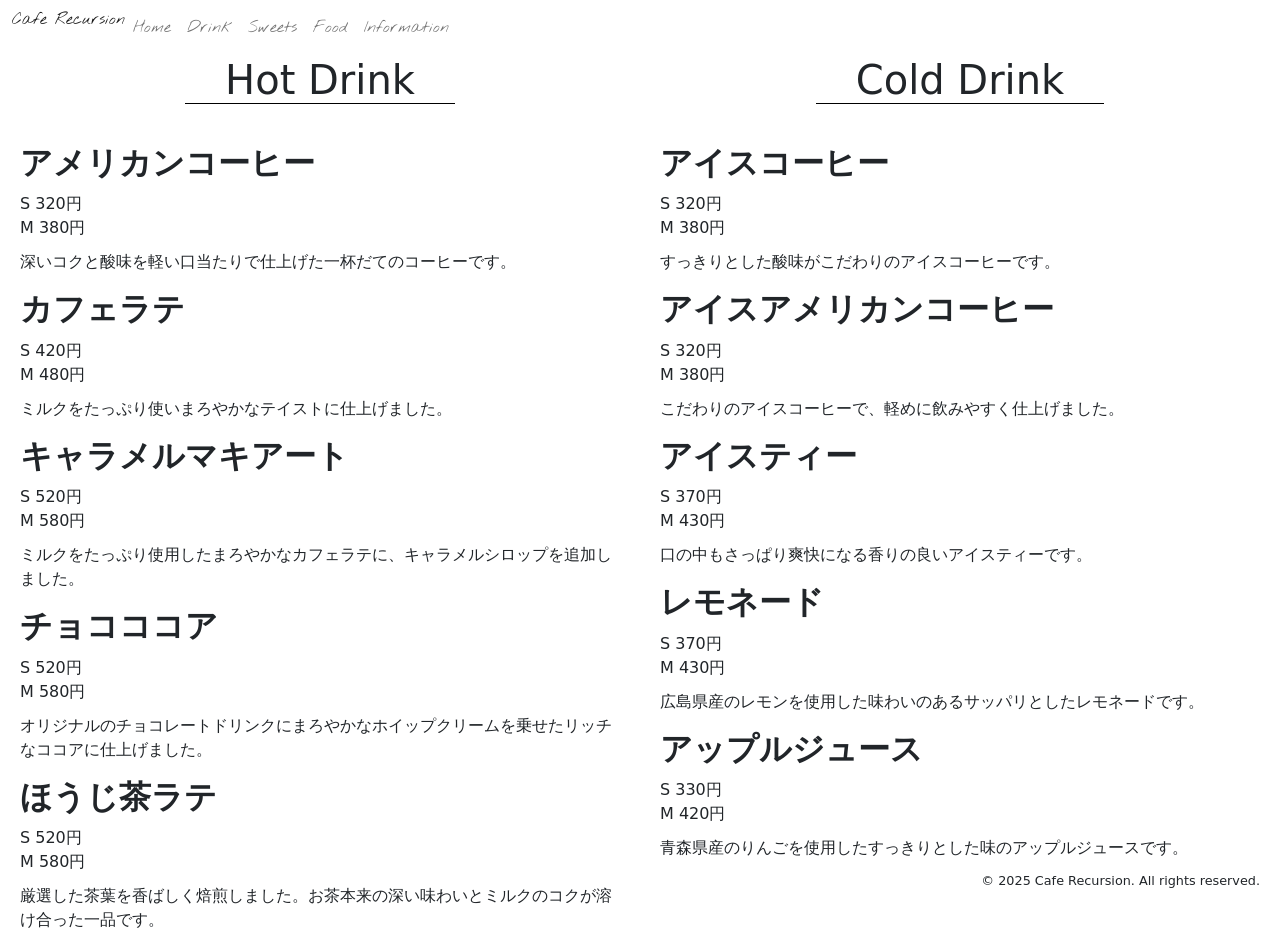
<file: drink.html>
<!DOCTYPE html>
<html lang="ja">
  <head>
    <meta charset="UTF-8" />
    <meta name="viewport" content="width=device-width, initial-scale=1.0" />
    <title>ドリンクメニュー | Cafe Recursion</title>

    <!-- Bootstrap -->
    <link
      href="https://cdn.jsdelivr.net/npm/bootstrap@5.0.2/dist/css/bootstrap.min.css"
      rel="stylesheet"
      integrity="sha384-EVSTQN3/azprG1Anm3QDgpJLIm9Nao0Yz1ztcQTwFspd3yD65VohhpuuCOmLASjC"
      crossorigin="anonymous"
    />

    <!-- CSS -->
    <link rel="stylesheet" href="style.css" />
    <link rel="stylesheet" href="drinkStyle.css" />

    <!-- Google Fonts -->
    <link rel="preconnect" href="https://fonts.googleapis.com" />
    <link rel="preconnect" href="https://fonts.gstatic.com" crossorigin />
    <link
      href="https://fonts.googleapis.com/css2?family=Nothing+You+Could+Do&display=swap"
      rel="stylesheet"
    />
  </head>
  <body>
    <header class="nothing-you-could-do">
      <nav class="nav-bar">
        <a class="navbar-brand" href="#">Cafe Recursion</a>
        <ul class="nav-list">
          <li class="nav-item">
            <a class="nav-link" href="index.html">Home</a>
          </li>
          <li class="nav-item">
            <a class="nav-link" href="drink.html">Drink</a>
          </li>
          <li class="nav-item"><a class="nav-link" href="#">Sweets</a></li>
          <li class="nav-item"><a class="nav-link" href="#">Food</a></li>
          <li class="nav-item"><a class="nav-link" href="#">Information</a></li>
        </ul>
      </nav>
    </header>

    <main class="drink-menu">
      <section class="hot-drink-section drink-section">
        <h1 class="hot-drink-title drink-title"><span>Hot Drink</span></h1>
        <div class="hot-drink-menu">
          <article class="drink-item">
            <h2 class="drink-name">アメリカンコーヒー</h2>
            <div class="drink-price">
              <div>S 320円</div>
              <div>M 380円</div>
            </div>
            <p>
              深いコクと酸味を軽い口当たりで仕上げた一杯だてのコーヒーです。
            </p>
          </article>
          <article class="drink-item">
            <h2 class="drink-name">カフェラテ</h2>
            <div class="drink-price">
              <div>S 420円</div>
              <div>M 480円</div>
            </div>
            <p>ミルクをたっぷり使いまろやかなテイストに仕上げました。</p>
          </article>
          <article class="drink-item">
            <h2 class="drink-name">キャラメルマキアート</h2>
            <div class="drink-price">
              <div>S 520円</div>
              <div>M 580円</div>
            </div>
            <p>
              ミルクをたっぷり使用したまろやかなカフェラテに、キャラメルシロップを追加しました。
            </p>
          </article>
          <article class="drink-item">
            <h2 class="drink-name">チョコココア</h2>
            <div class="drink-price">
              <div>S 520円</div>
              <div>M 580円</div>
            </div>
            <p>
              オリジナルのチョコレートドリンクにまろやかなホイップクリームを乗せたリッチなココアに仕上げました。
            </p>
          </article>
          <article class="drink-item">
            <h2 class="drink-name">ほうじ茶ラテ</h2>
            <div class="drink-price">
              <div>S 520円</div>
              <div>M 580円</div>
            </div>
            <p>
              厳選した茶葉を香ばしく焙煎しました。お茶本来の深い味わいとミルクのコクが溶け合った一品です。
            </p>
          </article>
        </div>
      </section>

      <section class="cold-drink-section drink-section">
        <h1 class="cold-drink-title drink-title"><span>Cold Drink</span></h1>
        <div class="cold-drink-menu">
          <article class="drink-item">
            <h2 class="drink-name">アイスコーヒー</h2>
            <div class="drink-price">
              <div>S 320円</div>
              <div>M 380円</div>
            </div>
            <p>すっきりとした酸味がこだわりのアイスコーヒーです。</p>
          </article>
          <article class="drink-item">
            <h2 class="drink-name">アイスアメリカンコーヒー</h2>
            <div class="drink-price">
              <div>S 320円</div>
              <div>M 380円</div>
            </div>
            <p>こだわりのアイスコーヒーで、軽めに飲みやすく仕上げました。</p>
          </article>
          <article class="drink-item">
            <h2 class="drink-name">アイスティー</h2>
            <div class="drink-price">
              <div>S 370円</div>
              <div>M 430円</div>
            </div>
            <p>口の中もさっぱり爽快になる香りの良いアイスティーです。</p>
          </article>
          <article class="drink-item">
            <h2 class="drink-name">レモネード</h2>
            <div class="drink-price">
              <div>S 370円</div>
              <div>M 430円</div>
            </div>
            <p>
              広島県産のレモンを使用した味わいのあるサッパリとしたレモネードです。
            </p>
          </article>
          <article class="drink-item">
            <h2 class="drink-name">アップルジュース</h2>
            <div class="drink-price">
              <div>S 330円</div>
              <div>M 420円</div>
            </div>
            <p>
              青森県産のりんごを使用したすっきりとした味のアップルジュースです。
            </p>
          </article>
        </div>
      </section>
    </main>
    <footer>
      <div class="copy-right">©︎ 2025 Cafe Recursion. All rights reserved.</div>
    </footer>
  </body>
</html>
</file>
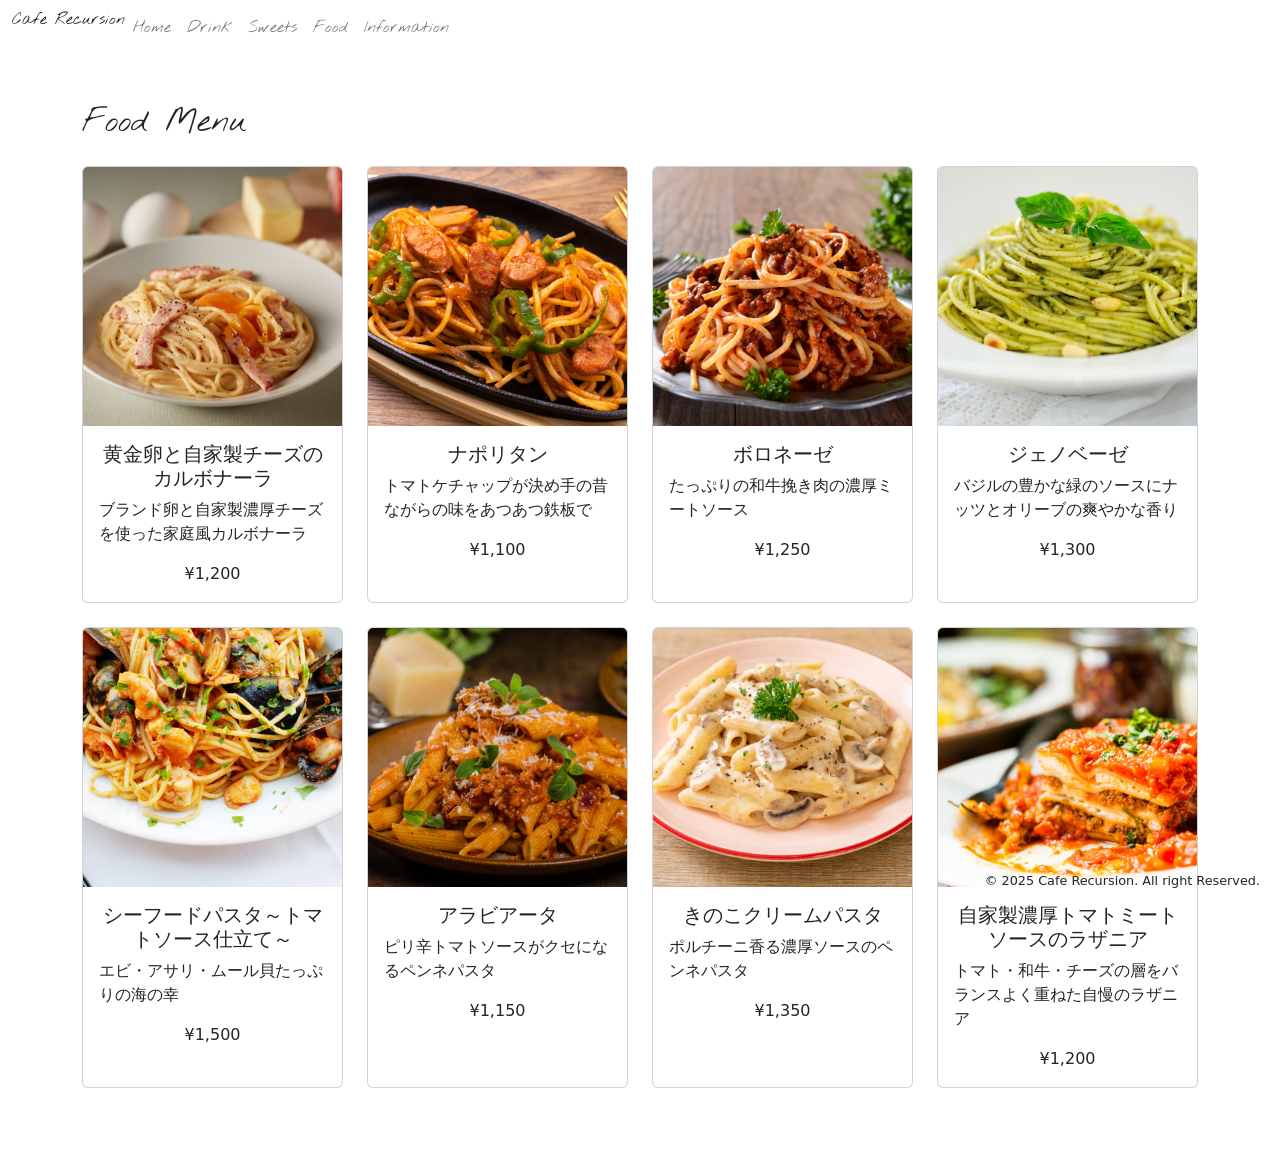
<file: foods.html>
<!DOCTYPE html>
<html lang="en">

<head>
    <meta charset="UTF-8" />
    <meta name="viewport" content="width=device-width, initial-scale=1.0" />
    <title>Cafe Recursion</title>
    <!-- Bootstrap -->
    <link href="https://cdn.jsdelivr.net/npm/bootstrap@5.0.2/dist/css/bootstrap.min.css" rel="stylesheet"
        integrity="sha384-EVSTQN3/azprG1Anm3QDgpJLIm9Nao0Yz1ztcQTwFspd3yD65VohhpuuCOmLASjC" crossorigin="anonymous" />
    <!-- css -->
    <link rel="stylesheet" href="style.css" />
    <!-- google fonts -->
    <link rel="preconnect" href="https://fonts.googleapis.com" />
    <link rel="preconnect" href="https://fonts.gstatic.com" crossorigin="" />
    <link href="https://fonts.googleapis.com/css2?family=Nothing+You+Could+Do&amp;display=swap" rel="stylesheet" />
</head>

<body>
    <!--header----ここから-->
    <header class="nothing-you-could-do">
        <nav class="nav-bar">
            <a class="navbar-brand" href="index.html">Cafe Recursion</a>
            <ul class="nav-list">
                <li class="nav-item"><a class="nav-link" href="index.html">Home</a></li>
                <li class="nav-item"><a class="nav-link" href="#">Drink</a></li>
                <li class="nav-item"><a class="nav-link" href="sweets.html">Sweets</a></li>
                <li class="nav-item"><a class="nav-link" href="#">Food</a></li>
                <li class="nav-item"><a class="nav-link" href="#">Information</a></li>
            </ul>
        </nav>
    </header>

    <main class="container my-5">
        <h2 class="mb-4 nothing-you-could-do">Food Menu</h2>
        <section class="row">
            <!---メニューはカードで作成。複数はコピペ-->
            <!-- カード1 -->
            <div class="col-12 col-lg-6 col-xl-3 mb-4">
                <div class="card h-100">
                    <img src="images/food_1.png" class="card-img-top" alt="カルボナーラ">
                    <div class="card-body">
                        <h5 class="card-title">黄金卵と自家製チーズのカルボナーラ</h5>
                        <p class="card-text">ブランド卵と自家製濃厚チーズを使った家庭風カルボナーラ</p>
                        <p class="card-text text-center">¥1,200</p>
                    </div>
                </div>
            </div>

            <!-- カード2 -->
            <div class="col-12 col-lg-6 col-xl-3 mb-4">
                <div class="card h-100">
                    <img src="images/food_2.png" class="card-img-top" alt="ナポリタン">
                    <div class="card-body">
                        <h5 class="card-title">ナポリタン</h5>
                        <p class="card-text">トマトケチャップが決め手の昔ながらの味をあつあつ鉄板で</p>
                        <p class="card-text text-center">¥1,100</p>
                    </div>
                </div>
            </div>

            <!-- カード3 -->
            <div class="col-12 col-lg-6 col-xl-3 mb-4">
                <div class="card h-100">
                    <img src="images/food_3.png" class="card-img-top" alt="ボロネーゼ">
                    <div class="card-body">
                        <h5 class="card-title">ボロネーゼ</h5>
                        <p class="card-text">たっぷりの和牛挽き肉の濃厚ミートソース</p>
                        <p class="card-text text-center">¥1,250</p>
                    </div>
                </div>
            </div>

            <!-- カード4 -->
            <div class="col-12 col-lg-6 col-xl-3 mb-4">
                <div class="card h-100">
                    <img src="images/food_4.png" class="card-img-top" alt="ジェノベーゼ">
                    <div class="card-body">
                        <h5 class="card-title">ジェノベーゼ</h5>
                        <p class="card-text">バジルの豊かな緑のソースにナッツとオリーブの爽やかな香り</p>
                        <p class="card-text text-center">¥1,300</p>
                    </div>
                </div>
            </div>

            <!-- カード5 -->
            <div class="col-12 col-lg-6 col-xl-3 mb-4">
                <div class="card h-100">
                    <img src="images/food_5.png" class="card-img-top" alt="シーフードパスタ">
                    <div class="card-body">
                        <h5 class="card-title">シーフードパスタ～トマトソース仕立て～</h5>
                        <p class="card-text">エビ・アサリ・ムール貝たっぷりの海の幸</p>
                        <p class="card-text text-center">¥1,500</p>
                    </div>
                </div>
            </div>

            <!-- カード6 -->
            <div class="col-12 col-lg-6 col-xl-3 mb-4">
                <div class="card h-100">
                    <img src="images/food_6.png" class="card-img-top" alt="アラビアータ">
                    <div class="card-body">
                        <h5 class="card-title">アラビアータ</h5>
                        <p class="card-text">ピリ辛トマトソースがクセになるペンネパスタ</p>
                        <p class="card-text text-center">¥1,150</p>
                    </div>
                </div>
            </div>

            <!-- カード7 -->
            <div class="col-12 col-lg-6 col-xl-3 mb-4">
                <div class="card h-100">
                    <img src="images/food_7.png" class="card-img-top" alt="きのこクリームパスタ">
                    <div class="card-body">
                        <h5 class="card-title">きのこクリームパスタ</h5>
                        <p class="card-text">ポルチーニ香る濃厚ソースのペンネパスタ</p>
                        <p class="card-text text-center">¥1,350</p>
                    </div>
                </div>
            </div>

            <!-- カード8 -->
            <div class="col-12 col-lg-6 col-xl-3 mb-4">
                <div class="card h-100">
                    <img src="images/food_8.png" class="card-img-top" alt="ラザニア">
                    <div class="card-body">
                        <h5 class="card-title">自家製濃厚トマトミートソースのラザニア</h5>
                        <p class="card-text">トマト・和牛・チーズの層をバランスよく重ねた自慢のラザニア</p>
                        <p class="card-text text-center">¥1,200</p>
                    </div>
                </div>
            </div>

        </section>
    </main>

    <footer>
        <div class="copy-right">©︎ 2025 Cafe Recursion. All right Reserved.</div>
    </footer>
</body>

</html>
</file>
<file: style.css>
/* 共通設定 */
/* フォントの設定 */
.nothing-you-could-do {
  font-family: 'Nothing You Could Do', cursive;
}

/* da担当header---ここから--- */
/* ヘッダー全体を横並びに */
header {
  padding-top: 0.5rem;
  padding-bottom: 0.5rem;
}

/* メニューバー内の項目を横並びに */
.nav-bar {
  display: flex;
  padding-left: 12px;
}

/* タイトル部分 */
.navbar-brand {
  color: rgba(0, 0, 0, 0.9);
}

/* デフォルトの上書き */
.navbar-brand:hover {
  color: rgba(0, 0, 0, 0.9);
}

.nav-list {
  display: flex; /* デフォルト(display:list-item)の上書き */
  padding-left: 0;
  margin-bottom: 0;
  align-items: center;
}

.nav-item {
  display: flex;
}

.nav-link {
  padding: 0.5rem 0.5rem;
  color: rgba(0, 0, 0, 0.55);
}

.nav-link:hover {
  color: rgba(0, 0, 0, 0.9);
}

/* da担当header---ここまで--- */

/* wataru担当 カルーセル ---ここから--- */
.slider {
  height: 50vh;
  margin: 0 auto;
  overflow: hidden;
  display: flex;
  flex-flow: row nowrap;
  justify-content: flex-start;
  align-items: center;
}

.slider-item {
  min-width: 100%;
  animation: sliderAnime 12s ease-in-out infinite;
}

.slider__img {
  max-width: 100%;
  min-width: 100%;
}

/* アニメーションの設定 */
@keyframes sliderAnime {
  0% {
  }
  10% {
    transform: translateX(0);
  }
  20% {
    transform: translateX(0);
  }
  30% {
    transform: translateX(-100%);
  }
  40% {
    transform: translateX(-100%);
  }
  50% {
    transform: translateX(-200%);
  }
  60% {
    transform: translateX(-200%);
  }
  70% {
    transform: translateX(-300%);
  }
  80% {
    transform: translateX(-300%);
  }
  90% {
    transform: translateX(-400%);
  }
  100% {
    transform: translateX(-400%);
  }
}

/* ヒーローセクションテキスト */
.welcome {
  color: rgb(161, 156, 142);
  padding-top: 1rem;
  font-size: 2.4rem;
}

.cafe-recursion {
  color: rgb(161, 156, 142);
  padding-top: 1rem;
  font-size: 2.4rem;
}

@media screen and (max-width: 600px) {
  .slider {
    height: 30vh;
  }
  
  .welcome {
    font-size: 2.4rem;
    padding-top: 1rem;
  }

  .core-recursion {
    font-size: 2.4rem;
    padding-top: 1rem;
  }
}

@media screen and (max-width: 414px) {
  .slider {
    height: 30vh;
  }

  .welcome {
    font-size: 1.6rem;
    padding-top: 1rem;
  }

  .cafe-recursion {
    font-size: 1.6rem;
    padding-top: 1rem;
  }

}

@media screen and (max-width: 320px) {
  .slider {
    height: 30vh;
  }

  .welcome {
    font-size: 1.4rem;
    padding-top: 0.7rem;
  }

  .cafe-recursion {
    font-size: 1.4rem;
    padding-top: 0;
  }

}
/* wataru担当 カルーセル ---ここまで--- */

/* Kuma担当メインコンテンツ---ここから--- */

/* カード設定 */
.card-content-wrapper {
  display: flex;
}

.card-body {
  display: flex;
  flex-direction: column;
}

.card-style {
  box-shadow: 0 4px 8px 0 rgba(0, 0, 0, 0.2);
  transition: 0.3s;
  margin: 0 8px 8px 8px;
  padding: 10px;
  background-color: #f1f1f1;
}

/* タイトル文字の大きさ */
.middle-font {
  font-size: 1.8rem;
}

.card-title {
  text-align: center;
}

.card-content {
  width: 45%;
}

.card-photo {
  height: 180px;
  width: 240px;
}

/* Kuma担当メインコンテンツ---ここまで--- */

/* da担当footer---ここから--- */
footer {
  text-align: right;
  font-size: 0.8rem;
  position: fixed;
  bottom: 0;
  width: 100%;
  padding: 10px 20px 10px 0px;
}
/* da担当footer---ここまで--- */
</file>
<file: drinkStyle.css>
.drink-menu {
  display: flex;
  justify-content: space-around;
}

.drink-section {
  width: 600px;
}

.drink-title {
  text-align: center;
  margin-bottom: 40px;
}

.drink-title span {
  border-bottom: black solid 1px;
  padding: 0px 40px;
}

.drink-name {
  margin-bottom: 10px;
  font-weight: bold;
}

.drink-price {
  margin-bottom: 10px;
}

.drink-item {
  margin-bottom: 10px;
}

footer {
  text-align: right;
  font-size: 0.8rem;
  position: fixed;
  bottom: 0;
  width: 100%;
  padding: 10px 20px 10px 0px;
}
</file>
